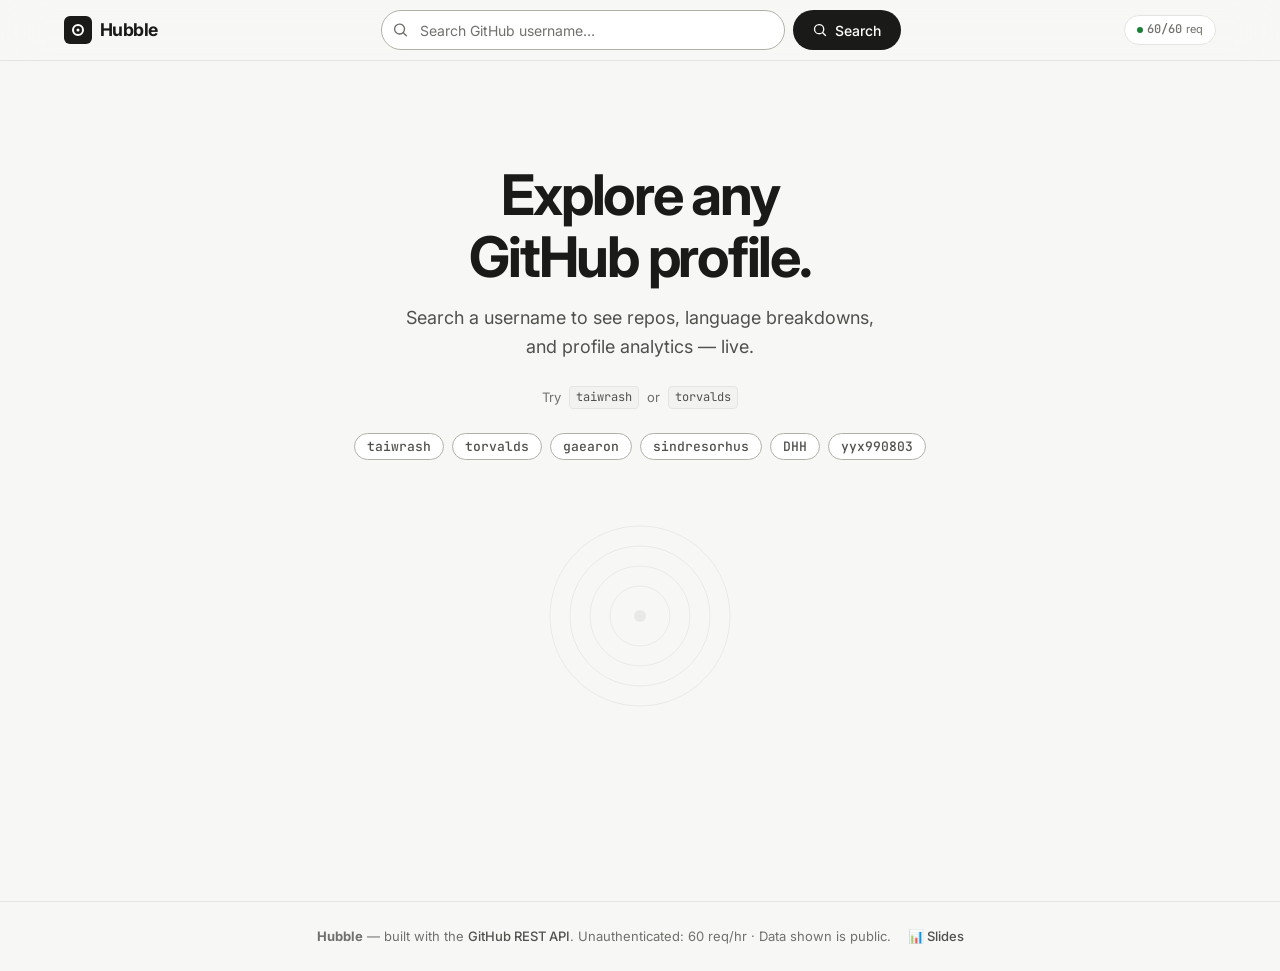
<file: index.html>
<!DOCTYPE html>
<html lang="en">
<head>
  <meta charset="UTF-8">
  <meta name="viewport" content="width=device-width, initial-scale=1.0">

  <!-- SEO -->
  <title>Hubble — GitHub Profile Analytics</title>
  <meta name="description" content="Explore any GitHub profile's repositories, followers, and programming language breakdown with beautiful live-updating charts.">
  <meta name="keywords" content="GitHub analytics, GitHub profile, repository explorer, language chart, developer tools">
  <meta name="author" content="Hubble">
  <meta property="og:title" content="Hubble — GitHub Profile Analytics">
  <meta property="og:description" content="Search any GitHub username and instantly see their repos, stats, and language breakdown.">
  <meta property="og:type" content="website">
  <link rel="canonical" href="">

  <!-- Fonts -->
  <link rel="preconnect" href="https://fonts.googleapis.com">
  <link rel="preconnect" href="https://fonts.gstatic.com" crossorigin>
  <link href="https://fonts.googleapis.com/css2?family=Inter:wght@300;400;500;600;700&family=JetBrains+Mono:wght@400;500&display=swap" rel="stylesheet">

  <!-- Styles -->
  <link rel="stylesheet" href="css/style.css">
  <link rel="stylesheet" href="css/animations.css">

  <!-- Favicon (inline SVG as data URI) -->
  <link rel="icon" type="image/svg+xml" href="data:image/svg+xml,<svg xmlns='http://www.w3.org/2000/svg' viewBox='0 0 32 32'><rect width='32' height='32' rx='8' fill='%231A1A18'/><circle cx='16' cy='16' r='7' fill='none' stroke='white' stroke-width='2.5'/><circle cx='16' cy='16' r='2.5' fill='white'/></svg>">
</head>
<body>

  <!-- Screen reader announcer for live updates -->
  <div id="sr-announcer" class="sr-only" aria-live="polite"></div>

  <!-- ─── Header ─────────────────────────────────── -->
  <header class="site-header" role="banner">
    <div class="container header-inner">

      <!-- Logo -->
      <a href="/" class="logo" aria-label="Hubble home">
        <span class="logo-icon" aria-hidden="true">
          <svg viewBox="0 0 16 16" xmlns="http://www.w3.org/2000/svg">
            <circle cx="8" cy="8" r="5" fill="none" stroke="white" stroke-width="2"/>
            <circle cx="8" cy="8" r="1.5" fill="white"/>
          </svg>
        </span>
        Hubble
      </a>

      <!-- Search -->
      <form class="search-form" id="search-form" role="search" aria-label="Search GitHub users">
        <div class="search-input-wrapper">
          <span class="search-icon" aria-hidden="true">
            <svg xmlns="http://www.w3.org/2000/svg" width="15" height="15" viewBox="0 0 16 16" fill="currentColor">
              <path d="M10.68 11.74a6 6 0 0 1-7.922-8.982 6 6 0 0 1 8.982 7.922l3.04 3.04a.749.749 0 0 1-.326 1.275.749.749 0 0 1-.734-.215ZM11.5 7a4.499 4.499 0 1 0-8.997 0A4.499 4.499 0 0 0 11.5 7Z"/>
            </svg>
          </span>
          <input
            type="text"
            id="search-input"
            class="search-input"
            placeholder="Search GitHub username…"
            autocomplete="off"
            autocorrect="off"
            autocapitalize="off"
            spellcheck="false"
            aria-label="GitHub username"
            maxlength="39"
          >
        </div>
        <button type="submit" id="search-btn" class="search-btn" aria-label="Search">
          <svg xmlns="http://www.w3.org/2000/svg" width="14" height="14" viewBox="0 0 16 16" fill="currentColor" aria-hidden="true">
            <path d="M10.68 11.74a6 6 0 0 1-7.922-8.982 6 6 0 0 1 8.982 7.922l3.04 3.04a.749.749 0 0 1-.326 1.275.749.749 0 0 1-.734-.215ZM11.5 7a4.499 4.499 0 1 0-8.997 0A4.499 4.499 0 0 0 11.5 7Z"/>
          </svg>
          Search
        </button>
      </form>

      <!-- Rate Limit -->
      <div id="rate-limit" class="rate-limit-badge" aria-label="GitHub API rate limit remaining" title="GitHub API requests remaining this hour">
        <span id="rate-dot" class="rate-dot"></span>
        <span id="rate-count">60/60</span>
        <span style="color:var(--text-3);font-family:var(--font-sans);font-size:0.6875rem;font-weight:400">req</span>
      </div>

    </div>
  </header>

  <!-- ─── Main ───────────────────────────────────── -->
  <main class="main" id="main" role="main">
    <div class="container">

      <!-- Dynamic content injected here -->
      <div id="main-content">

        <!-- Hero (shown before first search) -->
        <div class="hero" id="hero-section">
          <div class="animate-fade-up">
            <h1 class="hero-title">Explore any<br>GitHub profile.</h1>
          </div>
          <p class="hero-subtitle animate-fade-up" style="animation-delay:80ms">
            Search a username to see repos, language breakdowns,
            and profile analytics — live.
          </p>
          <div class="hero-hint animate-fade-up" style="animation-delay:160ms">
            <span>Try</span>
            <code>taiwrash</code>
            <span>or</span>
            <code>torvalds</code>
          </div>
          <div class="example-tags animate-fade-up" style="animation-delay:220ms" aria-label="Example GitHub usernames">
            <button class="example-tag" data-user="taiwrash" aria-label="Search taiwrash">taiwrash</button>
            <button class="example-tag" data-user="torvalds" aria-label="Search torvalds">torvalds</button>
            <button class="example-tag" data-user="gaearon"  aria-label="Search gaearon">gaearon</button>
            <button class="example-tag" data-user="sindresorhus" aria-label="Search sindresorhus">sindresorhus</button>
            <button class="example-tag" data-user="DHH"      aria-label="Search DHH">DHH</button>
            <button class="example-tag" data-user="yyx990803" aria-label="Search yyx990803">yyx990803</button>
          </div>

          <!-- Hero illustration: mini rings -->
          <div style="margin-top:var(--s-10);opacity:0.06" aria-hidden="true">
            <svg width="200" height="200" viewBox="0 0 200 200" xmlns="http://www.w3.org/2000/svg">
              <circle cx="100" cy="100" r="90" fill="none" stroke="#1A1A18" stroke-width="1"/>
              <circle cx="100" cy="100" r="70" fill="none" stroke="#1A1A18" stroke-width="1"/>
              <circle cx="100" cy="100" r="50" fill="none" stroke="#1A1A18" stroke-width="1"/>
              <circle cx="100" cy="100" r="30" fill="none" stroke="#1A1A18" stroke-width="1"/>
              <circle cx="100" cy="100" r="6" fill="#1A1A18"/>
            </svg>
          </div>
        </div>

      </div><!-- /main-content -->
    </div>
  </main>

  <!-- ─── Footer ─────────────────────────────────── -->
  <footer class="site-footer" role="contentinfo">
    <div class="container">
      <p>
        <strong>Hubble</strong> — built with the
        <a href="https://docs.github.com/en/rest" target="_blank" rel="noopener noreferrer">GitHub REST API</a>.
        Unauthenticated: 60 req/hr · Data shown is public.
        <a href="slides.html" style="margin-left:1em">📊 Slides</a>
      </p>
    </div>
  </footer>

  <!-- ─── Scripts ────────────────────────────────── -->
  <!-- ES modules preserve scope and enable import/export -->
  <script type="module" src="js/app.js?v=1.0.1"></script>

</body>
</html>
</file>
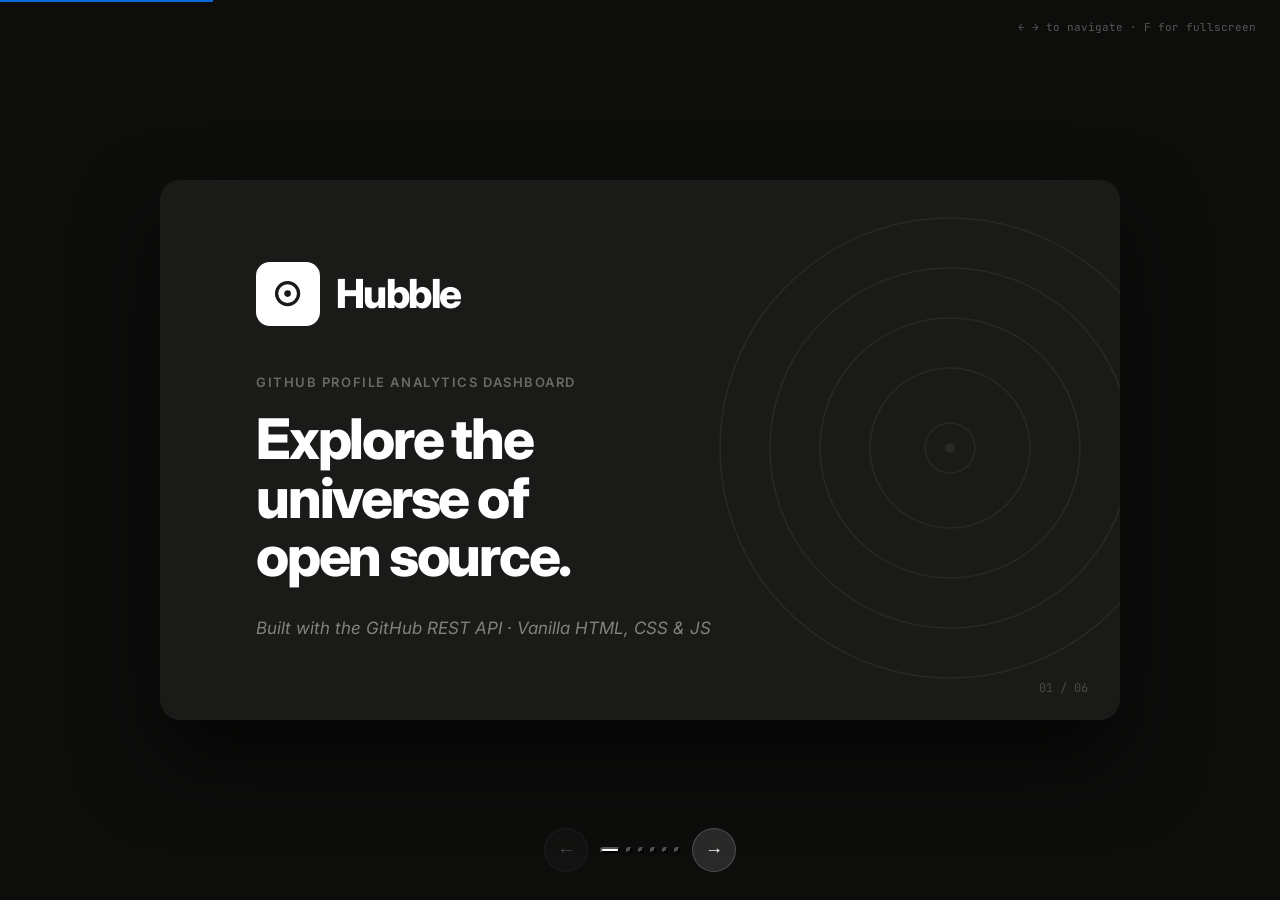
<file: slides.html>
<!DOCTYPE html>
<html lang="en">
<head>
  <meta charset="UTF-8">
  <meta name="viewport" content="width=device-width, initial-scale=1.0">
  <title>Hubble — Presentation Slides</title>
  <meta name="description" content="Hubble project presentation — GitHub Profile Analytics Dashboard">
  <link rel="preconnect" href="https://fonts.googleapis.com">
  <link rel="preconnect" href="https://fonts.gstatic.com" crossorigin>
  <link href="https://fonts.googleapis.com/css2?family=Inter:wght@300;400;500;600;700;800&family=JetBrains+Mono:wght@400;500&display=swap" rel="stylesheet">

  <style>
    /* ─── Slide Design System ──────────────────── */
    :root {
      --bg:        #F7F7F5;
      --surface:   #FFFFFF;
      --border:    #E4E4E0;
      --text-1:    #1A1A18;
      --text-2:    #6B6B66;
      --text-3:    #A8A8A2;
      --accent:    #0969DA;
      --mono:      'JetBrains Mono', monospace;
      --sans:      'Inter', sans-serif;
    }

    *, *::before, *::after { box-sizing: border-box; margin: 0; padding: 0; }

    html, body {
      width: 100%; height: 100%;
      font-family: var(--sans);
      background: #0D0D0C;
      overflow: hidden;
      -webkit-font-smoothing: antialiased;
    }

    /* ─── Slide Container ──────────────────────── */
    .deck {
      width: 100vw; height: 100vh;
      display: flex;
      align-items: center;
      justify-content: center;
    }

    .slide {
      display: none;
      width: min(960px, 94vw);
      aspect-ratio: 16 / 9;
      position: relative;
      overflow: hidden;
      border-radius: 20px;
      box-shadow: 0 40px 80px rgba(0,0,0,0.6);
    }
    .slide.active { display: flex; }

    /* ─── Slide Variants ───────────────────────── */
    .slide-light {
      background: var(--bg);
      color: var(--text-1);
      flex-direction: column;
      align-items: flex-start;
      justify-content: center;
      padding: clamp(40px, 6%, 80px) clamp(48px, 8%, 96px);
    }

    .slide-dark {
      background: var(--text-1);
      color: white;
      flex-direction: column;
      align-items: flex-start;
      justify-content: center;
      padding: clamp(40px, 6%, 80px) clamp(48px, 8%, 96px);
    }

    .slide-split {
      background: var(--bg);
      color: var(--text-1);
      flex-direction: row;
      align-items: stretch;
    }

    /* ─── Typography ───────────────────────────── */
    .eyebrow {
      font-size: clamp(0.625rem, 1.2vw, 0.8125rem);
      font-weight: 600;
      letter-spacing: 0.12em;
      text-transform: uppercase;
      color: var(--text-3);
      margin-bottom: clamp(12px, 2vw, 20px);
    }

    .slide-dark .eyebrow { color: rgba(255,255,255,0.35); }

    .slide-title {
      font-size: clamp(1.75rem, 4.5vw, 3.5rem);
      font-weight: 800;
      letter-spacing: -0.04em;
      line-height: 1.05;
      margin-bottom: clamp(12px, 2vw, 24px);
    }

    .slide-subtitle {
      font-size: clamp(0.875rem, 1.8vw, 1.125rem);
      font-weight: 400;
      line-height: 1.6;
      color: var(--text-2);
      max-width: 60ch;
    }

    .slide-dark .slide-subtitle { color: rgba(255,255,255,0.55); }

    .mono-tag {
      font-family: var(--mono);
      font-size: clamp(0.75rem, 1.4vw, 1rem);
      background: rgba(9,105,218,0.12);
      color: var(--accent);
      border: 1px solid rgba(9,105,218,0.25);
      border-radius: 6px;
      padding: 2px 10px;
      display: inline-block;
      margin-bottom: 16px;
    }

    .slide-dark .mono-tag {
      background: rgba(255,255,255,0.08);
      color: rgba(255,255,255,0.8);
      border-color: rgba(255,255,255,0.15);
    }

    /* ─── Slide 1 — Cover ──────────────────────── */
    .cover-logo {
      display: flex;
      align-items: center;
      gap: 16px;
      margin-bottom: clamp(24px, 4vw, 48px);
    }
    .cover-logo-icon {
      width: clamp(40px, 5vw, 64px);
      height: clamp(40px, 5vw, 64px);
      background: white;
      border-radius: 14px;
      display: flex; align-items: center; justify-content: center;
    }
    .cover-logo-icon svg { width: 55%; height: 55%; }
    .cover-logo-name {
      font-size: clamp(1.5rem, 3.5vw, 2.5rem);
      font-weight: 800;
      color: white;
      letter-spacing: -0.04em;
    }

    .cover-tagline {
      font-size: clamp(0.8125rem, 1.6vw, 1.0625rem);
      color: rgba(255,255,255,0.45);
      font-style: italic;
      margin-top: 8px;
    }

    /* Decorative rings */
    .cover-rings {
      position: absolute;
      right: -80px; top: 50%;
      transform: translateY(-50%);
      opacity: 0.06;
    }

    /* ─── Slide 2 — Problem ────────────────────── */
    .problem-grid {
      display: grid;
      grid-template-columns: 1fr 1fr;
      gap: clamp(12px, 2vw, 24px);
      margin-top: clamp(20px, 3vw, 32px);
      width: 100%;
    }
    .problem-item {
      background: white;
      border: 1px solid var(--border);
      border-radius: 12px;
      padding: clamp(16px, 2.5vw, 24px);
    }
    .problem-number {
      font-family: var(--mono);
      font-size: clamp(1.25rem, 2.5vw, 2rem);
      font-weight: 700;
      color: var(--text-3);
      margin-bottom: 8px;
    }
    .problem-text {
      font-size: clamp(0.75rem, 1.3vw, 0.875rem);
      color: var(--text-2);
      line-height: 1.55;
    }

    /* ─── Slide 3 — Solution ───────────────────── */
    .feature-list {
      display: flex;
      flex-direction: column;
      gap: clamp(10px, 1.8vw, 18px);
      margin-top: clamp(20px, 3vw, 32px);
      width: 100%;
    }
    .feature-row {
      display: flex;
      align-items: center;
      gap: clamp(12px, 2vw, 20px);
      background: rgba(255,255,255,0.06);
      border: 1px solid rgba(255,255,255,0.1);
      border-radius: 10px;
      padding: clamp(12px, 2vw, 18px) clamp(16px, 2.5vw, 24px);
    }
    .feature-num {
      font-family: var(--mono);
      font-size: clamp(0.6875rem, 1.2vw, 0.875rem);
      color: rgba(255,255,255,0.3);
      font-weight: 500;
      width: 24px;
      flex-shrink: 0;
    }
    .feature-text {
      font-size: clamp(0.8125rem, 1.4vw, 1rem);
      font-weight: 500;
      color: rgba(255,255,255,0.9);
      flex: 1;
    }
    .feature-badge {
      font-size: clamp(0.625rem, 1vw, 0.75rem);
      padding: 2px 10px;
      border-radius: 20px;
      background: rgba(9,105,218,0.3);
      color: #93c5fd;
      font-weight: 500;
      white-space: nowrap;
    }

    /* ─── Slide 4 — Design Principles ─────────── */
    .rams-grid {
      display: grid;
      grid-template-columns: 1fr 1fr 1fr;
      gap: clamp(8px, 1.5vw, 14px);
      margin-top: clamp(20px, 3vw, 32px);
      width: 100%;
    }
    .rams-item {
      background: white;
      border: 1px solid var(--border);
      border-radius: 10px;
      padding: clamp(12px, 2vw, 18px);
    }
    .rams-label {
      font-size: clamp(0.5625rem, 1vw, 0.6875rem);
      font-weight: 600;
      letter-spacing: 0.08em;
      text-transform: uppercase;
      color: var(--accent);
      margin-bottom: 4px;
    }
    .rams-desc {
      font-size: clamp(0.6875rem, 1.1vw, 0.8125rem);
      color: var(--text-2);
      line-height: 1.45;
    }

    /* ─── Slide 5 — Architecture ───────────────── */
    .arch-split-left {
      flex: 1;
      padding: clamp(40px, 6%, 80px) clamp(40px, 5%, 72px);
      display: flex;
      flex-direction: column;
      justify-content: center;
      border-right: 1px solid var(--border);
    }
    .arch-split-right {
      width: 42%;
      background: var(--text-1);
      display: flex;
      flex-direction: column;
      justify-content: center;
      padding: clamp(32px, 4%, 56px) clamp(32px, 4%, 56px);
      border-radius: 0 20px 20px 0;
    }

    .file-tree {
      display: flex;
      flex-direction: column;
      gap: 6px;
    }
    .file-row {
      display: flex;
      align-items: center;
      gap: 8px;
      font-family: var(--mono);
      font-size: clamp(0.6875rem, 1.2vw, 0.875rem);
    }
    .file-indent { width: 20px; }
    .file-icon {
      font-size: clamp(0.75rem, 1.2vw, 0.875rem);
      width: 18px;
      text-align: center;
    }
    .file-name { color: rgba(255,255,255,0.85); }
    .file-comment {
      font-size: clamp(0.5625rem, 1vw, 0.75rem);
      color: rgba(255,255,255,0.25);
      margin-left: auto;
    }
    .file-dir { color: rgba(255,255,255,0.45); }

    .tech-stack {
      display: flex;
      flex-direction: column;
      gap: clamp(8px, 1.5vw, 14px);
      margin-top: clamp(16px, 2.5vw, 24px);
    }
    .tech-item {
      display: flex;
      align-items: center;
      gap: 12px;
    }
    .tech-dot {
      width: 8px; height: 8px;
      border-radius: 2px;
      background: var(--accent);
      flex-shrink: 0;
    }
    .tech-label {
      font-size: clamp(0.75rem, 1.3vw, 0.9375rem);
      color: var(--text-2);
    }
    .tech-value {
      font-size: clamp(0.6875rem, 1.1vw, 0.8125rem);
      color: var(--text-3);
      margin-left: auto;
    }

    /* ─── Slide 6 — Thank You ──────────────────── */
    .thankyou-links {
      display: flex;
      gap: clamp(12px, 2vw, 20px);
      margin-top: clamp(24px, 4vw, 40px);
      flex-wrap: wrap;
    }
    .link-pill {
      display: flex;
      align-items: center;
      gap: 8px;
      background: rgba(255,255,255,0.08);
      border: 1px solid rgba(255,255,255,0.15);
      border-radius: 8px;
      padding: clamp(10px, 1.5vw, 14px) clamp(16px, 2.5vw, 22px);
      color: rgba(255,255,255,0.8);
      font-size: clamp(0.75rem, 1.3vw, 0.9375rem);
      font-weight: 500;
      text-decoration: none;
    }

    .big-stat {
      font-size: clamp(2rem, 5vw, 4rem);
      font-weight: 800;
      letter-spacing: -0.05em;
      color: white;
      line-height: 1;
    }
    .stats-row {
      display: flex;
      gap: clamp(24px, 5vw, 56px);
      margin-top: clamp(24px, 4vw, 40px);
    }
    .stat-block { display: flex; flex-direction: column; gap: 4px; }
    .stat-lbl {
      font-size: clamp(0.625rem, 1.1vw, 0.8125rem);
      color: rgba(255,255,255,0.35);
      font-weight: 500;
      letter-spacing: 0.06em;
      text-transform: uppercase;
    }

    /* ─── Slide Number ─────────────────────────── */
    .slide-number {
      position: absolute;
      bottom: clamp(16px, 2.5vw, 24px);
      right: clamp(20px, 3vw, 32px);
      font-size: clamp(0.6rem, 1vw, 0.75rem);
      font-family: var(--mono);
      color: rgba(255,255,255,0.2);
    }
    .slide-light .slide-number { color: var(--text-3); }

    /* ─── Navigation ───────────────────────────── */
    .nav {
      position: fixed;
      bottom: 28px;
      left: 50%;
      transform: translateX(-50%);
      display: flex;
      align-items: center;
      gap: 12px;
      z-index: 100;
    }
    .nav-btn {
      width: 44px; height: 44px;
      border-radius: 50%;
      background: rgba(255,255,255,0.12);
      border: 1px solid rgba(255,255,255,0.18);
      color: white;
      font-size: 1.125rem;
      cursor: pointer;
      display: flex; align-items: center; justify-content: center;
      transition: background 0.15s;
      backdrop-filter: blur(8px);
      -webkit-backdrop-filter: blur(8px);
    }
    .nav-btn:hover { background: rgba(255,255,255,0.22); }
    .nav-btn:disabled { opacity: 0.25; pointer-events: none; }

    .nav-dots {
      display: flex;
      gap: 6px;
      align-items: center;
    }
    .nav-dot {
      width: 6px; height: 6px;
      border-radius: 50%;
      background: rgba(255,255,255,0.25);
      cursor: pointer;
      transition: all 0.2s;
    }
    .nav-dot.active {
      background: white;
      width: 20px;
      border-radius: 3px;
    }

    /* ─── Progress bar ─────────────────────────── */
    .progress-bar {
      position: fixed;
      top: 0; left: 0;
      height: 2px;
      background: #0969DA;
      transition: width 0.3s ease;
      z-index: 200;
    }

    /* ─── Keyboard hint ────────────────────────── */
    .kb-hint {
      position: fixed;
      top: 20px; right: 24px;
      font-size: 0.6875rem;
      color: rgba(255,255,255,0.3);
      font-family: var(--mono);
    }

    /* ─── Animations ───────────────────────────── */
    @keyframes slide-in {
      from { opacity: 0; transform: translateY(20px); }
      to   { opacity: 1; transform: translateY(0); }
    }
    .slide.active .slide-title,
    .slide.active .slide-subtitle,
    .slide.active .eyebrow,
    .slide.active .feature-list,
    .slide.active .problem-grid,
    .slide.active .rams-grid,
    .slide.active .arch-split-left,
    .slide.active .arch-split-right,
    .slide.active .thankyou-links,
    .slide.active .stats-row,
    .slide.active .cover-logo {
      animation: slide-in 0.5s cubic-bezier(0.16,1,0.3,1) both;
    }
    .slide.active .slide-subtitle { animation-delay: 60ms; }
    .slide.active .feature-list   { animation-delay: 100ms; }
    .slide.active .problem-grid   { animation-delay: 100ms; }
    .slide.active .rams-grid      { animation-delay: 100ms; }
    .slide.active .arch-split-right { animation-delay: 80ms; }
    .slide.active .thankyou-links  { animation-delay: 80ms; }
    .slide.active .stats-row       { animation-delay: 80ms; }

    @media (prefers-reduced-motion: reduce) {
      *, *::before, *::after {
        animation-duration: 0.01ms !important;
        transition-duration: 0.01ms !important;
      }
    }
  </style>
</head>
<body>

  <!-- Progress -->
  <div class="progress-bar" id="progress-bar" style="width:16.66%"></div>

  <!-- Keyboard hint -->
  <div class="kb-hint" aria-hidden="true">← → to navigate · F for fullscreen</div>

  <!-- Slides -->
  <div class="deck" id="deck" role="main" aria-label="Slide deck">

    <!-- ─── Slide 1: Cover ─────────────────── -->
    <section class="slide slide-dark active" role="region" aria-label="Slide 1: Title" aria-roledescription="slide">
      <!-- Background rings decoration -->
      <div class="cover-rings" aria-hidden="true">
        <svg width="500" height="500" viewBox="0 0 500 500" xmlns="http://www.w3.org/2000/svg">
          <circle cx="250" cy="250" r="230" fill="none" stroke="white" stroke-width="1.5"/>
          <circle cx="250" cy="250" r="180" fill="none" stroke="white" stroke-width="1.5"/>
          <circle cx="250" cy="250" r="130" fill="none" stroke="white" stroke-width="1.5"/>
          <circle cx="250" cy="250" r="80"  fill="none" stroke="white" stroke-width="1.5"/>
          <circle cx="250" cy="250" r="25"  fill="none" stroke="white" stroke-width="1.5"/>
          <circle cx="250" cy="250" r="5"   fill="white"/>
        </svg>
      </div>

      <div class="cover-logo">
        <div class="cover-logo-icon">
          <svg viewBox="0 0 32 32" xmlns="http://www.w3.org/2000/svg">
            <circle cx="16" cy="16" r="10" fill="none" stroke="#1A1A18" stroke-width="3"/>
            <circle cx="16" cy="16" r="3" fill="#1A1A18"/>
          </svg>
        </div>
        <span class="cover-logo-name">Hubble</span>
      </div>

      <div class="eyebrow">GitHub Profile Analytics Dashboard</div>
      <h1 class="slide-title" style="color:white">
        Explore the<br>universe of<br>open source.
      </h1>
      <p class="cover-tagline">Built with the GitHub REST API · Vanilla HTML, CSS & JS</p>

      <span class="slide-number">01 / 06</span>
    </section>

    <!-- ─── Slide 2: Problem ───────────────── -->
    <section class="slide slide-light" role="region" aria-label="Slide 2: Problem" aria-roledescription="slide" style="display:none">
      <div class="eyebrow">The Challenge</div>
      <h2 class="slide-title">GitHub profiles<br>hide more than<br>they reveal.</h2>

      <div class="problem-grid">
        <div class="problem-item">
          <div class="problem-number">01</div>
          <div class="problem-text">Language data is buried across dozens of individual repositories — impossible to see at a glance.</div>
        </div>
        <div class="problem-item">
          <div class="problem-number">02</div>
          <div class="problem-text">Repo lists default to "recently pushed" — top projects by impact are never surfaced first.</div>
        </div>
        <div class="problem-item">
          <div class="problem-number">03</div>
          <div class="problem-text">Profile pages show raw numbers — no visual context for followers, stars, or activity trends.</div>
        </div>
        <div class="problem-item">
          <div class="problem-number">04</div>
          <div class="problem-text">No single view combines profile data, sorted repos, and language breakdown in one place.</div>
        </div>
      </div>

      <span class="slide-number">02 / 06</span>
    </section>

    <!-- ─── Slide 3: Solution ──────────────── -->
    <section class="slide slide-dark" role="region" aria-label="Slide 3: Solution" aria-roledescription="slide" style="display:none">
      <div class="eyebrow">The Solution</div>
      <h2 class="slide-title" style="color:white">Hubble surfaces<br>what matters.</h2>

      <div class="feature-list">
        <div class="feature-row">
          <span class="feature-num">01</span>
          <span class="feature-text">Profile card — avatar, bio, location, join date, live stats</span>
          <span class="feature-badge">Profile</span>
        </div>
        <div class="feature-row">
          <span class="feature-num">02</span>
          <span class="feature-text">Repositories sorted by ⭐ stars — language badges, descriptions, update time</span>
          <span class="feature-badge">Repos</span>
        </div>
        <div class="feature-row">
          <span class="feature-num">03</span>
          <span class="feature-text">Live language chart — SVG donut updates as each repo's data loads</span>
          <span class="feature-badge">Live Chart</span>
        </div>
        <div class="feature-row">
          <span class="feature-num">04</span>
          <span class="feature-text">Rate-limit monitor — visible counter, graceful degradation, reset time shown</span>
          <span class="feature-badge">API Safety</span>
        </div>
      </div>

      <span class="slide-number">03 / 06</span>
    </section>

    <!-- ─── Slide 4: Design Principles ─────── -->
    <section class="slide slide-light" role="region" aria-label="Slide 4: Design Principles" aria-roledescription="slide" style="display:none">
      <div class="eyebrow">Design Philosophy · Dieter Rams, 1980</div>
      <h2 class="slide-title">Good design is<br>as little design<br>as possible.</h2>

      <div class="rams-grid">
        <div class="rams-item">
          <div class="rams-label">Innovative</div>
          <div class="rams-desc">Live chart updating as data streams in — new pattern for analytics UIs.</div>
        </div>
        <div class="rams-item">
          <div class="rams-label">Useful</div>
          <div class="rams-desc">One search → full picture. No extra steps, no unnecessary pages.</div>
        </div>
        <div class="rams-item">
          <div class="rams-item">
          <div class="rams-label">Aesthetic</div>
          <div class="rams-desc">Single accent colour, Inter typeface, generous whitespace, 8px grid.</div>
        </div>
        </div>
        <div class="rams-item">
          <div class="rams-label">Honest</div>
          <div class="rams-desc">Rate limit visible at all times. Errors explained plainly, never hidden.</div>
        </div>
        <div class="rams-item">
          <div class="rams-label">Unobtrusive</div>
          <div class="rams-desc">No gradients, no hero images, no noise. Data is the design.</div>
        </div>
        <div class="rams-item">
          <div class="rams-label">Minimal</div>
          <div class="rams-desc">Zero JS dependencies. Every element earns its place on the page.</div>
        </div>
      </div>

      <span class="slide-number">04 / 06</span>
    </section>

    <!-- ─── Slide 5: Architecture ──────────── -->
    <section class="slide slide-split" role="region" aria-label="Slide 5: Architecture" aria-roledescription="slide" style="display:none">

      <div class="arch-split-left">
        <div class="eyebrow">Technical Architecture</div>
        <h2 class="slide-title">Zero<br>dependencies.<br>Pure web.</h2>

        <div class="tech-stack">
          <div class="tech-item">
            <span class="tech-dot"></span>
            <span class="tech-label">HTML5</span>
            <span class="tech-value">Semantic, accessible</span>
          </div>
          <div class="tech-item">
            <span class="tech-dot" style="background:#563d7c"></span>
            <span class="tech-label">Vanilla CSS</span>
            <span class="tech-value">Custom properties, grid</span>
          </div>
          <div class="tech-item">
            <span class="tech-dot" style="background:#f1e05a"></span>
            <span class="tech-label">ES Modules</span>
            <span class="tech-value">Native import/export</span>
          </div>
          <div class="tech-item">
            <span class="tech-dot" style="background:#e34c26"></span>
            <span class="tech-label">SVG Chart</span>
            <span class="tech-value">Pure SVG, animated paths</span>
          </div>
          <div class="tech-item">
            <span class="tech-dot" style="background:#0969DA"></span>
            <span class="tech-label">GitHub REST API</span>
            <span class="tech-value">api.github.com · v2022-11-28</span>
          </div>
        </div>
      </div>

      <div class="arch-split-right">
        <div style="color:rgba(255,255,255,0.3);font-family:'JetBrains Mono',monospace;font-size:clamp(0.5625rem,1vw,0.75rem);margin-bottom:20px">
          gh-analyser/
        </div>
        <div class="file-tree">
          <div class="file-row"><span class="file-icon">📄</span><span class="file-name">index.html</span><span class="file-comment">shell</span></div>
          <div class="file-row"><span class="file-icon">📊</span><span class="file-name">slides.html</span><span class="file-comment">this deck</span></div>
          <div class="file-row" style="margin-top:8px"><span class="file-dir">css/</span></div>
          <div class="file-row"><span class="file-indent"></span><span class="file-icon">🎨</span><span class="file-name">style.css</span><span class="file-comment">design system</span></div>
          <div class="file-row"><span class="file-indent"></span><span class="file-icon">✨</span><span class="file-name">animations.css</span><span class="file-comment">motion</span></div>
          <div class="file-row" style="margin-top:8px"><span class="file-dir">js/</span></div>
          <div class="file-row"><span class="file-indent"></span><span class="file-icon">🔌</span><span class="file-name">api.js</span><span class="file-comment">GitHub API</span></div>
          <div class="file-row"><span class="file-indent"></span><span class="file-icon">📈</span><span class="file-name">chart.js</span><span class="file-comment">SVG donut</span></div>
          <div class="file-row"><span class="file-indent"></span><span class="file-icon">⚙️</span><span class="file-name">app.js</span><span class="file-comment">orchestration</span></div>
        </div>
      </div>

      <span class="slide-number" style="color:rgba(0,0,0,0.2)">05 / 06</span>
    </section>

    <!-- ─── Slide 6: Thank You ─────────────── -->
    <section class="slide slide-dark" role="region" aria-label="Slide 6: Thank you" aria-roledescription="slide" style="display:none">
      <div style="position:absolute;right:-60px;bottom:-80px;opacity:0.04" aria-hidden="true">
        <svg width="480" height="480" viewBox="0 0 480 480" xmlns="http://www.w3.org/2000/svg">
          <circle cx="240" cy="240" r="220" fill="none" stroke="white" stroke-width="2"/>
          <circle cx="240" cy="240" r="170" fill="none" stroke="white" stroke-width="2"/>
          <circle cx="240" cy="240" r="120" fill="none" stroke="white" stroke-width="2"/>
          <circle cx="240" cy="240" r="70"  fill="none" stroke="white" stroke-width="2"/>
          <circle cx="240" cy="240" r="8"   fill="white"/>
        </svg>
      </div>

      <div class="eyebrow">Thank You</div>
      <h2 class="slide-title" style="color:white">
        Hubble —<br>explore the universe<br>of open source.
      </h2>

      <div class="stats-row">
        <div class="stat-block">
          <span class="big-stat">0</span>
          <span class="stat-lbl">Dependencies</span>
        </div>
        <div class="stat-block">
          <span class="big-stat">5</span>
          <span class="stat-lbl">Source files</span>
        </div>
        <div class="stat-block">
          <span class="big-stat">∞</span>
          <span class="stat-lbl">Profiles to explore</span>
        </div>
      </div>

      <div class="thankyou-links">
        <a href="index.html" class="link-pill">
          <svg xmlns="http://www.w3.org/2000/svg" width="14" height="14" viewBox="0 0 16 16" fill="currentColor"><path d="M8 0C3.58 0 0 3.58 0 8c0 3.54 2.29 6.53 5.47 7.59.4.07.55-.17.55-.38 0-.19-.01-.82-.01-1.49-2.01.37-2.53-.49-2.69-.94-.09-.23-.48-.94-.82-1.13-.28-.15-.68-.52-.01-.53.63-.01 1.08.58 1.23.82.72 1.21 1.87.87 2.33.66.07-.52.28-.87.51-1.07-1.78-.2-3.64-.89-3.64-3.95 0-.87.31-1.59.82-2.15-.08-.2-.36-1.02.08-2.12 0 0 .67-.21 2.2.82.64-.18 1.32-.27 2-.27.68 0 1.36.09 2 .27 1.53-1.04 2.2-.82 2.2-.82.44 1.1.16 1.92.08 2.12.51.56.82 1.27.82 2.15 0 3.07-1.87 3.75-3.65 3.95.29.25.54.73.54 1.48 0 1.07-.01 1.93-.01 2.2 0 .21.15.46.55.38A8.013 8.013 0 0 0 16 8c0-4.42-3.58-8-8-8Z"/></svg>
          Open Hubble
        </a>
        <a href="README.md" class="link-pill">
          📖 User Manual
        </a>
      </div>

      <span class="slide-number">06 / 06</span>
    </section>

  </div><!-- /deck -->

  <!-- Navigation -->
  <nav class="nav" role="navigation" aria-label="Slide navigation">
    <button class="nav-btn" id="prev-btn" aria-label="Previous slide" disabled>←</button>
    <div class="nav-dots" id="nav-dots" role="tablist" aria-label="Slide indicators">
      <button class="nav-dot active" role="tab" aria-selected="true" aria-label="Slide 1" data-index="0"></button>
      <button class="nav-dot" role="tab" aria-selected="false" aria-label="Slide 2" data-index="1"></button>
      <button class="nav-dot" role="tab" aria-selected="false" aria-label="Slide 3" data-index="2"></button>
      <button class="nav-dot" role="tab" aria-selected="false" aria-label="Slide 4" data-index="3"></button>
      <button class="nav-dot" role="tab" aria-selected="false" aria-label="Slide 5" data-index="4"></button>
      <button class="nav-dot" role="tab" aria-selected="false" aria-label="Slide 6" data-index="5"></button>
    </div>
    <button class="nav-btn" id="next-btn" aria-label="Next slide">→</button>
  </nav>

  <script>
    const slides   = document.querySelectorAll('.slide');
    const dots     = document.querySelectorAll('.nav-dot');
    const prevBtn  = document.getElementById('prev-btn');
    const nextBtn  = document.getElementById('next-btn');
    const progress = document.getElementById('progress-bar');
    const TOTAL    = slides.length;
    let current = 0;

    function goTo(n) {
      slides[current].classList.remove('active');
      slides[current].style.display = 'none';
      dots[current].classList.remove('active');
      dots[current].setAttribute('aria-selected', 'false');

      current = Math.max(0, Math.min(n, TOTAL - 1));

      slides[current].style.display = 'flex';
      /* Force reflow for animation restart */
      void slides[current].offsetWidth;
      slides[current].classList.add('active');
      dots[current].classList.add('active');
      dots[current].setAttribute('aria-selected', 'true');

      prevBtn.disabled = current === 0;
      nextBtn.disabled = current === TOTAL - 1;
      progress.style.width = `${((current + 1) / TOTAL) * 100}%`;
    }

    prevBtn.addEventListener('click', () => goTo(current - 1));
    nextBtn.addEventListener('click', () => goTo(current + 1));

    dots.forEach(dot => {
      dot.addEventListener('click', () => goTo(parseInt(dot.dataset.index, 10)));
    });

    document.addEventListener('keydown', e => {
      if (e.key === 'ArrowLeft'  || e.key === 'ArrowUp')   goTo(current - 1);
      if (e.key === 'ArrowRight' || e.key === 'ArrowDown')  goTo(current + 1);
      if (e.key === 'f' || e.key === 'F') document.documentElement.requestFullscreen?.();
      if (e.key === 'Escape') document.exitFullscreen?.();
    });

    /* Swipe support */
    let touchX = null;
    document.addEventListener('touchstart', e => { touchX = e.changedTouches[0].clientX; });
    document.addEventListener('touchend', e => {
      if (touchX === null) return;
      const dx = e.changedTouches[0].clientX - touchX;
      if (Math.abs(dx) > 50) goTo(current + (dx < 0 ? 1 : -1));
      touchX = null;
    });
  </script>

</body>
</html>
</file>
<file: css/style.css>
/* =====================================================
   HUBBLE — Design System
   Dieter Rams Principles: Less, but better.
   ===================================================== */

@import url('https://fonts.googleapis.com/css2?family=Inter:wght@300;400;500;600;700&family=JetBrains+Mono:wght@400;500&display=swap');

/* ─── Custom Properties ───────────────────────────── */
:root {
  /* Colour Tokens */
  --bg:         #F7F7F5;
  --surface:    #FFFFFF;
  --surface-2:  #F2F2F0;
  --border:     #E4E4E0;
  --border-2:   #B0B0A8;

  --text-1:     #1A1A18;
  --text-2:     #50504C;
  --text-3:     #70706C;

  --accent:     #0969DA;
  --accent-hover:#0550AE;
  --accent-bg:  #EEF4FF;
  --accent-soft:#DBEAFE;

  --error:      #CF222E;
  --error-bg:   #FFF1F0;
  --warning:    #9A6700;
  --warning-bg: #FFF8C5;
  --success:    #1A7F37;
  --success-bg: #DAFBE1;

  /* Space Scale (8px grid) */
  --s-1: 4px;
  --s-2: 8px;
  --s-3: 12px;
  --s-4: 16px;
  --s-5: 20px;
  --s-6: 24px;
  --s-8: 32px;
  --s-10: 40px;
  --s-12: 48px;
  --s-16: 64px;

  /* Typography */
  --font-sans: 'Inter', -apple-system, BlinkMacSystemFont, 'Segoe UI', sans-serif;
  --font-mono: 'JetBrains Mono', 'Fira Code', 'Consolas', monospace;

  /* Border Radius */
  --radius-sm: 6px;
  --radius:    10px;
  --radius-lg: 16px;
  --radius-xl: 24px;
  --radius-full: 9999px;

  /* Shadows */
  --shadow-xs: 0 1px 2px rgba(0,0,0,0.05);
  --shadow-sm: 0 1px 3px rgba(0,0,0,0.08), 0 1px 2px rgba(0,0,0,0.04);
  --shadow:    0 4px 6px -1px rgba(0,0,0,0.07), 0 2px 4px -1px rgba(0,0,0,0.04);
  --shadow-md: 0 10px 15px -3px rgba(0,0,0,0.08), 0 4px 6px -2px rgba(0,0,0,0.04);
  --shadow-lg: 0 20px 25px -5px rgba(0,0,0,0.08), 0 10px 10px -5px rgba(0,0,0,0.03);

  /* Transitions */
  --ease:      cubic-bezier(0.16, 1, 0.3, 1);
  --ease-out:  cubic-bezier(0.0, 0.0, 0.2, 1);
  --ease-in:   cubic-bezier(0.4, 0.0, 1, 1);
  --t-fast:    150ms;
  --t-base:    250ms;
  --t-slow:    400ms;
  --t-slower:  600ms;
}

/* ─── Reset ───────────────────────────────────────── */
*, *::before, *::after {
  box-sizing: border-box;
  margin: 0;
  padding: 0;
}

html {
  font-size: 16px;
  scroll-behavior: smooth;
  -webkit-font-smoothing: antialiased;
  -moz-osx-font-smoothing: grayscale;
}

body {
  font-family: var(--font-sans);
  background: var(--bg);
  color: var(--text-1);
  line-height: 1.6;
  min-height: 100vh;
}

img { display: block; max-width: 100%; }
a { color: inherit; text-decoration: none; }
button { cursor: pointer; border: none; background: none; font-family: inherit; }
ul, ol { list-style: none; }

/* Visible focus indicators for keyboard accessibility */
:focus-visible {
  outline: 2px solid var(--accent);
  outline-offset: 3px;
}

/* Prevent double focus rings on inputs */
.search-input:focus-visible {
  outline: none;
}

/* Screen reader only utility (accessible hidden text) */
.sr-only {
  position: absolute;
  width: 1px;
  height: 1px;
  padding: 0;
  margin: -1px;
  overflow: hidden;
  clip: rect(0, 0, 0, 0);
  border: 0;
}

/* ─── Typography ──────────────────────────────────── */
h1, h2, h3, h4 {
  line-height: 1.25;
  letter-spacing: -0.02em;
  color: var(--text-1);
}
h1 { font-size: 2rem;   font-weight: 700; }
h2 { font-size: 1.5rem; font-weight: 600; }
h3 { font-size: 1.125rem; font-weight: 600; }
h4 { font-size: 0.9375rem; font-weight: 600; }

p { color: var(--text-2); font-size: 0.9375rem; }

.mono { font-family: var(--font-mono); }
.caption { font-size: 0.75rem; color: var(--text-3); }

/* ─── Layout ──────────────────────────────────────── */
.container {
  width: 100%;
  max-width: 1200px;
  margin: 0 auto;
  padding: 0 var(--s-6);
}

/* ─── Header ──────────────────────────────────────── */
.site-header {
  position: sticky;
  top: 0;
  z-index: 100;
  background: rgba(247, 247, 245, 0.88);
  backdrop-filter: blur(20px);
  -webkit-backdrop-filter: blur(20px);
  border-bottom: 1px solid var(--border);
}

.header-inner {
  display: flex;
  align-items: center;
  justify-content: space-between;
  height: 60px;
  gap: var(--s-4);
}

.logo {
  display: flex;
  align-items: center;
  gap: var(--s-2);
  font-weight: 700;
  font-size: 1.1rem;
  letter-spacing: -0.03em;
  color: var(--text-1);
  white-space: nowrap;
  flex-shrink: 0;
}

.logo-icon {
  width: 28px;
  height: 28px;
  border-radius: var(--radius-sm);
  background: var(--text-1);
  display: flex;
  align-items: center;
  justify-content: center;
}

.logo-icon svg {
  width: 16px;
  height: 16px;
  fill: white;
}

/* ─── Search Bar ──────────────────────────────────── */
.search-form {
  display: flex;
  align-items: center;
  gap: var(--s-2);
  flex: 1;
  max-width: 520px;
}

.search-input-wrapper {
  position: relative;
  flex: 1;
}

.search-input-wrapper .search-icon {
  position: absolute;
  left: var(--s-3);
  top: 50%;
  transform: translateY(-50%);
  color: var(--text-3);
  pointer-events: none;
  display: flex;
  align-items: center;
}

.search-input {
  width: 100%;
  height: 40px;
  padding: 0 var(--s-4) 0 38px;
  background: var(--surface);
  border: 1.5px solid var(--border-2);
  border-radius: var(--radius-full);
  font-family: var(--font-sans);
  font-size: 0.875rem;
  color: var(--text-1);
  transition: border-color var(--t-fast), box-shadow var(--t-fast);
  outline: none;
}

.search-input::placeholder { color: var(--text-3); }

.search-input:focus {
  border-color: var(--accent);
  box-shadow: 0 0 0 3px rgba(9, 105, 218, 0.15);
}

.search-btn {
  height: 40px;
  padding: 0 var(--s-5);
  background: var(--text-1);
  color: white;
  border-radius: var(--radius-full);
  font-size: 0.875rem;
  font-weight: 500;
  font-family: var(--font-sans);
  display: flex;
  align-items: center;
  gap: var(--s-2);
  transition: background var(--t-fast), transform var(--t-fast), box-shadow var(--t-fast);
  white-space: nowrap;
  flex-shrink: 0;
}

.search-btn:hover {
  background: var(--accent);
  box-shadow: var(--shadow-sm);
  transform: translateY(-1px);
}

.search-btn:active { transform: translateY(0); }
.search-btn:disabled {
  opacity: 0.5;
  pointer-events: none;
}

/* ─── Rate Limit Badge ────────────────────────────── */
.rate-limit-badge {
  display: flex;
  align-items: center;
  gap: var(--s-1);
  font-size: 0.75rem;
  font-weight: 500;
  font-family: var(--font-mono);
  color: var(--text-3);
  white-space: nowrap;
  padding: var(--s-1) var(--s-3);
  border: 1px solid var(--border);
  border-radius: var(--radius-full);
  background: var(--surface);
}

.rate-limit-badge.warn { color: var(--warning); border-color: var(--warning-bg); background: var(--warning-bg); }
.rate-limit-badge.danger { color: var(--error); border-color: #fca5a5; background: var(--error-bg); }

.rate-dot {
  width: 6px; height: 6px;
  border-radius: 50%;
  background: var(--success);
  flex-shrink: 0;
}
.rate-dot.warn { background: var(--warning); }
.rate-dot.danger { background: var(--error); }

/* ─── Main Content ────────────────────────────────── */
.main {
  padding: var(--s-10) 0;
  min-height: calc(100vh - 60px);
}

/* ─── Hero / Empty State ──────────────────────────── */
.hero {
  text-align: center;
  padding: var(--s-16) var(--s-6);
  display: flex;
  flex-direction: column;
  align-items: center;
  gap: var(--s-4);
}

.hero-title {
  font-size: clamp(2rem, 5vw, 3.5rem);
  font-weight: 700;
  letter-spacing: -0.04em;
  color: var(--text-1);
  line-height: 1.1;
}

.hero-subtitle {
  font-size: 1.125rem;
  color: var(--text-2);
  max-width: 500px;
  font-weight: 400;
}

.hero-hint {
  display: flex;
  align-items: center;
  gap: var(--s-2);
  font-size: 0.8125rem;
  color: var(--text-3);
  margin-top: var(--s-2);
}

.hero-hint code {
  font-family: var(--font-mono);
  font-size: 0.75rem;
  background: var(--surface-2);
  border: 1px solid var(--border);
  padding: 1px 6px;
  border-radius: 4px;
  color: var(--text-2);
}

.example-tags {
  display: flex;
  gap: var(--s-2);
  flex-wrap: wrap;
  justify-content: center;
  margin-top: var(--s-2);
}

.example-tag {
  padding: var(--s-1) var(--s-3);
  background: var(--surface);
  border: 1.5px solid var(--border-2);
  border-radius: var(--radius-full);
  font-size: 0.8125rem;
  font-weight: 500;
  color: var(--text-2);
  cursor: pointer;
  transition: all var(--t-fast);
  font-family: var(--font-mono);
}
.example-tag:hover {
  border-color: var(--accent);
  color: var(--accent);
  background: var(--accent-bg);
}

/* ─── Error Card ──────────────────────────────────── */
.error-card {
  background: var(--error-bg);
  border: 1.5px solid #fca5a5;
  border-radius: var(--radius-lg);
  padding: var(--s-5) var(--s-6);
  display: flex;
  align-items: flex-start;
  gap: var(--s-4);
  max-width: 600px;
  margin: 0 auto;
}

.error-icon {
  width: 36px; height: 36px;
  background: var(--error);
  border-radius: var(--radius-sm);
  display: flex;
  align-items: center;
  justify-content: center;
  flex-shrink: 0;
}
.error-icon svg { fill: white; width: 18px; }

.error-content h3 { color: var(--error); font-size: 0.9375rem; margin-bottom: var(--s-1); }
.error-content p { font-size: 0.875rem; color: var(--text-2); }

.rate-limit-card {
  background: var(--warning-bg);
  border: 1.5px solid #f9d71c;
  border-radius: var(--radius-lg);
  padding: var(--s-5) var(--s-6);
  display: flex;
  align-items: flex-start;
  gap: var(--s-4);
  max-width: 600px;
  margin: 0 auto;
}

/* ─── Profile Card ────────────────────────────────── */
.profile-section {
  margin-bottom: var(--s-10);
}

.profile-card {
  background: var(--surface);
  border: 1px solid var(--border);
  border-radius: var(--radius-xl);
  padding: var(--s-8);
  box-shadow: var(--shadow-sm);
  display: grid;
  grid-template-columns: auto 1fr auto;
  gap: var(--s-6);
  align-items: start;
}

.avatar-wrapper {
  position: relative;
  flex-shrink: 0;
}

.avatar {
  width: 88px;
  height: 88px;
  border-radius: 50%;
  border: 3px solid var(--border);
  object-fit: cover;
  background: var(--surface-2);
}

.avatar-placeholder {
  width: 88px;
  height: 88px;
  border-radius: 50%;
  background: var(--surface-2);
  border: 3px solid var(--border);
  display: flex;
  align-items: center;
  justify-content: center;
  color: var(--text-3);
}

.user-info { min-width: 0; }

.user-name {
  font-size: 1.375rem;
  font-weight: 700;
  letter-spacing: -0.03em;
  color: var(--text-1);
  white-space: nowrap;
  overflow: hidden;
  text-overflow: ellipsis;
}

.user-login {
  font-size: 0.9375rem;
  color: var(--text-2);
  font-family: var(--font-mono);
  margin-bottom: var(--s-3);
}

.user-bio {
  font-size: 0.9rem;
  color: var(--text-2);
  line-height: 1.55;
  display: -webkit-box;
  -webkit-line-clamp: 2;
  -webkit-box-orient: vertical;
  overflow: hidden;
  margin-bottom: var(--s-4);
}

.user-meta {
  display: flex;
  flex-wrap: wrap;
  gap: var(--s-4);
}

.meta-item {
  display: flex;
  align-items: center;
  gap: var(--s-1);
  font-size: 0.8125rem;
  color: var(--text-2);
}

.meta-item svg {
  flex-shrink: 0;
  color: var(--text-3);
}

/* ─── Stats ───────────────────────────────────────── */
.stat-grid {
  display: flex;
  flex-direction: column;
  gap: var(--s-4);
  min-width: 180px;
}

.stat-item {
  text-align: right;
  padding: var(--s-3) var(--s-4);
  background: var(--surface-2);
  border-radius: var(--radius);
  border: 1px solid var(--border);
}

.stat-value {
  font-size: 1.375rem;
  font-weight: 700;
  color: var(--text-1);
  letter-spacing: -0.04em;
  font-family: var(--font-sans);
  line-height: 1.2;
}

.stat-label {
  font-size: 0.6875rem;
  color: var(--text-3);
  text-transform: uppercase;
  letter-spacing: 0.07em;
  font-weight: 500;
}

.github-link-btn {
  display: inline-flex;
  align-items: center;
  gap: var(--s-2);
  padding: var(--s-2) var(--s-4);
  background: var(--text-1);
  color: white;
  border-radius: var(--radius-full);
  font-size: 0.8125rem;
  font-weight: 500;
  transition: background var(--t-fast);
  margin-top: var(--s-4);
}
.github-link-btn:hover { background: var(--accent); }
.github-link-btn svg { width: 14px; height: 14px; fill: currentColor; }

/* ─── Content Grid ────────────────────────────────── */
.content-grid {
  display: grid;
  grid-template-columns: 1fr 360px;
  gap: var(--s-6);
  align-items: start;
}

/* ─── Section ─────────────────────────────────────── */
.section-header {
  display: flex;
  align-items: baseline;
  justify-content: space-between;
  margin-bottom: var(--s-5);
  gap: var(--s-3);
}

.section-title {
  font-size: 1rem;
  font-weight: 600;
  color: var(--text-1);
  letter-spacing: -0.02em;
}

.section-meta {
  font-size: 0.8125rem;
  color: var(--text-3);
  font-variant-numeric: tabular-nums;
}

/* ─── Repository Cards ────────────────────────────── */
.repos-list {
  display: flex;
  flex-direction: column;
  gap: var(--s-3);
}

.repo-card {
  background: var(--surface);
  border: 1px solid var(--border);
  border-radius: var(--radius-lg);
  padding: var(--s-5) var(--s-6);
  box-shadow: var(--shadow-xs);
  transition: border-color var(--t-fast), box-shadow var(--t-fast), transform var(--t-fast);
  display: flex;
  flex-direction: column;
  gap: var(--s-3);
  cursor: pointer;
}

.repo-card:hover {
  border-color: var(--accent);
  box-shadow: var(--shadow-sm);
  transform: translateY(-2px);
}

.repo-card:active { transform: translateY(0); }

.repo-top {
  display: flex;
  align-items: flex-start;
  justify-content: space-between;
  gap: var(--s-4);
}

.repo-name {
  font-size: 0.9375rem;
  font-weight: 600;
  color: var(--accent);
  font-family: var(--font-mono);
  word-break: break-word;
}
.repo-name:hover { text-decoration: underline; }

.repo-badges {
  display: flex;
  gap: var(--s-2);
  align-items: center;
  flex-shrink: 0;
}

.fork-badge {
  font-size: 0.6875rem;
  font-weight: 500;
  color: var(--text-3);
  background: var(--surface-2);
  border: 1px solid var(--border);
  border-radius: var(--radius-full);
  padding: 2px 8px;
  white-space: nowrap;
}

.repo-description {
  font-size: 0.875rem;
  color: var(--text-2);
  line-height: 1.5;
  display: -webkit-box;
  -webkit-line-clamp: 2;
  -webkit-box-orient: vertical;
  overflow: hidden;
}

.repo-footer {
  display: flex;
  align-items: center;
  gap: var(--s-5);
  flex-wrap: wrap;
}

.star-count {
  display: flex;
  align-items: center;
  gap: var(--s-1);
  font-size: 0.8125rem;
  font-weight: 500;
  color: var(--text-2);
}
.star-count svg { color: #E3B341; }

.lang-badge {
  display: flex;
  align-items: center;
  gap: var(--s-1);
  font-size: 0.8125rem;
  color: var(--text-2);
}

.lang-dot {
  width: 10px;
  height: 10px;
  border-radius: 50%;
  flex-shrink: 0;
}

.last-updated {
  font-size: 0.75rem;
  color: var(--text-3);
  margin-left: auto;
}

/* ─── Language Chart Panel ────────────────────────── */
.chart-panel {
  background: var(--surface);
  border: 1px solid var(--border);
  border-radius: var(--radius-xl);
  padding: var(--s-6);
  box-shadow: var(--shadow-xs);
  position: sticky;
  top: 76px;
}

.chart-wrapper {
  position: relative;
  width: 100%;
  aspect-ratio: 1;
  max-width: 260px;
  margin: var(--s-4) auto var(--s-5);
}

.chart-wrapper svg {
  width: 100%;
  height: 100%;
  overflow: visible;
}

.chart-center-text {
  position: absolute;
  top: 50%; left: 50%;
  transform: translate(-50%, -50%);
  text-align: center;
  pointer-events: none;
}
.chart-center-text .ct-number {
  font-size: 1.625rem;
  font-weight: 700;
  letter-spacing: -0.04em;
  color: var(--text-1);
  line-height: 1;
}
.chart-center-text .ct-label {
  font-size: 0.6875rem;
  color: var(--text-3);
  text-transform: uppercase;
  letter-spacing: 0.06em;
  margin-top: 2px;
}

/* ─── Legend ──────────────────────────────────────── */
.legend {
  display: flex;
  flex-direction: column;
  gap: var(--s-2);
}

.legend-item {
  display: flex;
  align-items: center;
  gap: var(--s-3);
  padding: var(--s-2) var(--s-3);
  border-radius: var(--radius-sm);
  transition: background var(--t-fast);
  cursor: default;
}
.legend-item:hover { background: var(--surface-2); }

.legend-dot {
  width: 10px; height: 10px;
  border-radius: 2px;
  flex-shrink: 0;
}

.legend-name {
  flex: 1;
  font-size: 0.8125rem;
  font-weight: 500;
  color: var(--text-2);
  white-space: nowrap;
  overflow: hidden;
  text-overflow: ellipsis;
}

.legend-pct {
  font-size: 0.75rem;
  color: var(--text-3);
  font-variant-numeric: tabular-nums;
  font-weight: 500;
  font-family: var(--font-mono);
}

.chart-loading-msg {
  text-align: center;
  padding: var(--s-8) var(--s-4);
  color: var(--text-3);
  font-size: 0.875rem;
}

/* ─── Live Indicator ──────────────────────────────── */
.live-indicator {
  display: flex;
  align-items: center;
  gap: var(--s-2);
  font-size: 0.75rem;
  color: var(--success);
  font-weight: 500;
}
.live-pulse {
  width: 7px; height: 7px;
  border-radius: 50%;
  background: var(--success);
  position: relative;
}
.live-pulse::after {
  content: '';
  position: absolute;
  inset: -3px;
  border-radius: 50%;
  border: 1.5px solid var(--success);
  animation: pulse-ring 1.5s ease-out infinite;
}

/* ─── Skeleton Loading ────────────────────────────── */
.skeleton {
  background: linear-gradient(
    90deg,
    var(--surface-2) 25%,
    var(--border) 50%,
    var(--surface-2) 75%
  );
  background-size: 200% 100%;
  animation: shimmer 1.8s ease-in-out infinite;
  border-radius: var(--radius-sm);
  display: block;
}

.skeleton-profile {
  background: var(--surface);
  border: 1px solid var(--border);
  border-radius: var(--radius-xl);
  padding: var(--s-8);
  display: grid;
  grid-template-columns: 88px 1fr 180px;
  gap: var(--s-6);
}
.skeleton-avatar {
  width: 88px; height: 88px;
  border-radius: 50%;
}
.skeleton-text-group { display: flex; flex-direction: column; gap: var(--s-3); }
.skeleton-h1 { height: 22px; width: 60%; }
.skeleton-h2 { height: 16px; width: 40%; }
.skeleton-p  { height: 14px; width: 90%; }
.skeleton-p2 { height: 14px; width: 75%; }
.skeleton-stat { height: 60px; border-radius: var(--radius); }

.skeleton-repo {
  background: var(--surface);
  border: 1px solid var(--border);
  border-radius: var(--radius-lg);
  padding: var(--s-5) var(--s-6);
  display: flex;
  flex-direction: column;
  gap: var(--s-3);
}

/* ─── Scroll ──────────────────────────────────────── */
.repos-scroll {
  max-height: 70vh;
  overflow-y: auto;
  display: flex;
  flex-direction: column;
  gap: var(--s-3);
  padding-right: var(--s-2);
  scrollbar-width: thin;
  scrollbar-color: var(--border-2) transparent;
}
.repos-scroll::-webkit-scrollbar { width: 6px; }
.repos-scroll::-webkit-scrollbar-track { background: transparent; }
.repos-scroll::-webkit-scrollbar-thumb { background: var(--border-2); border-radius: 3px; }

/* ─── Spinner ─────────────────────────────────────── */
.spinner {
  width: 16px; height: 16px;
  border: 2px solid rgba(255,255,255,0.3);
  border-top-color: white;
  border-radius: 50%;
  animation: spin 0.7s linear infinite;
}
.spinner-dark {
  border: 2px solid var(--border-2);
  border-top-color: var(--text-2);
}

/* ─── Footer ──────────────────────────────────────── */
.site-footer {
  border-top: 1px solid var(--border);
  padding: var(--s-6) 0;
  text-align: center;
}
.site-footer p {
  font-size: 0.8125rem;
  color: var(--text-3);
}
.site-footer a {
  color: var(--text-2);
  font-weight: 500;
}
.site-footer a:hover { color: var(--accent); }

/* ─── Responsive ──────────────────────────────────── */
@media (max-width: 1024px) {
  .content-grid {
    grid-template-columns: 1fr;
  }
  .chart-panel {
    position: static;
  }
  .chart-wrapper {
    max-width: 200px;
  }
  .chart-panel .legend {
    display: grid;
    grid-template-columns: 1fr 1fr;
  }
}

@media (max-width: 768px) {
  .header-inner {
    flex-wrap: wrap;
    height: auto;
    padding: var(--s-3) 0;
    gap: var(--s-3);
  }
  .profile-card {
    grid-template-columns: auto 1fr;
    grid-template-rows: auto auto;
  }
  .stat-grid {
    grid-column: 1 / -1;
    flex-direction: row;
    min-width: auto;
  }
  .stat-item { text-align: center; flex: 1; }
  .main { padding: var(--s-6) 0; }
}

@media (max-width: 540px) {
  .profile-card {
    grid-template-columns: 1fr;
  }
  .avatar-wrapper { margin: 0 auto; }
  .user-info { text-align: center; }
  .user-meta { justify-content: center; }
  .stat-grid { flex-direction: column; }
  .stat-item { text-align: left; }
  .rate-limit-badge { display: none; }
  .search-form { max-width: 100%; }
  .chart-panel .legend { grid-template-columns: 1fr; }
}
</file>
<file: css/animations.css>
/* =====================================================
   HUBBLE — Motion Library
   Smooth, purposeful animations
   ===================================================== */

/* ─── Keyframes ───────────────────────────────────── */

@keyframes shimmer {
  0%   { background-position: 200% 0; }
  100% { background-position: -200% 0; }
}

@keyframes spin {
  to { transform: rotate(360deg); }
}

@keyframes fade-in {
  from { opacity: 0; }
  to   { opacity: 1; }
}

@keyframes fade-up {
  from {
    opacity: 0;
    transform: translateY(16px);
  }
  to {
    opacity: 1;
    transform: translateY(0);
  }
}

@keyframes fade-down {
  from {
    opacity: 0;
    transform: translateY(-12px);
  }
  to {
    opacity: 1;
    transform: translateY(0);
  }
}

@keyframes scale-in {
  from {
    opacity: 0;
    transform: scale(0.92);
  }
  to {
    opacity: 1;
    transform: scale(1);
  }
}

@keyframes slide-in-right {
  from {
    opacity: 0;
    transform: translateX(24px);
  }
  to {
    opacity: 1;
    transform: translateX(0);
  }
}

@keyframes pulse-ring {
  0%   { transform: scale(1); opacity: 1; }
  100% { transform: scale(2.2); opacity: 0; }
}

@keyframes progress-fill {
  from { width: 0%; }
  to   { width: var(--target-width, 100%); }
}

@keyframes number-bounce {
  0%   { transform: scale(1); }
  50%  { transform: scale(1.08); }
  100% { transform: scale(1); }
}

@keyframes chart-draw {
  from {
    stroke-dashoffset: 1000;
    opacity: 0;
  }
  to {
    opacity: 1;
  }
}

@keyframes segment-appear {
  from {
    opacity: 0;
    transform: scale(0.85);
  }
  to {
    opacity: 1;
    transform: scale(1);
  }
}

@keyframes ripple {
  to {
    transform: scale(3);
    opacity: 0;
  }
}

@keyframes logo-glow {
  0%, 100% { box-shadow: 0 0 0 0 rgba(9, 105, 218, 0); }
  50%       { box-shadow: 0 0 0 6px rgba(9, 105, 218, 0.12); }
}

/* ─── Utility Animation Classes ───────────────────── */

.animate-fade-in {
  animation: fade-in var(--t-slow) var(--ease) forwards;
}

.animate-fade-up {
  animation: fade-up var(--t-slow) var(--ease) forwards;
  opacity: 0;
}

.animate-fade-down {
  animation: fade-down var(--t-base) var(--ease) forwards;
}

.animate-scale-in {
  animation: scale-in var(--t-slow) var(--ease) forwards;
  opacity: 0;
}

.animate-slide-right {
  animation: slide-in-right var(--t-slow) var(--ease) forwards;
  opacity: 0;
}

/* ─── Staggered Children ──────────────────────────── */
/* Each child gets delay based on index */
.stagger > * {
  opacity: 0;
  animation: fade-up var(--t-slow) var(--ease) forwards;
}

.stagger > *:nth-child(1)  { animation-delay: 0ms; }
.stagger > *:nth-child(2)  { animation-delay: 60ms; }
.stagger > *:nth-child(3)  { animation-delay: 120ms; }
.stagger > *:nth-child(4)  { animation-delay: 180ms; }
.stagger > *:nth-child(5)  { animation-delay: 240ms; }
.stagger > *:nth-child(6)  { animation-delay: 300ms; }
.stagger > *:nth-child(7)  { animation-delay: 360ms; }
.stagger > *:nth-child(8)  { animation-delay: 420ms; }
.stagger > *:nth-child(9)  { animation-delay: 480ms; }
.stagger > *:nth-child(10) { animation-delay: 540ms; }
.stagger > *:nth-child(n+11) { animation-delay: 540ms; }

/* ─── Repo Card Stagger ────────────────────────────── */
.repo-card {
  opacity: 0;
  animation: fade-up var(--t-slow) var(--ease) forwards;
}

/* ─── Profile Card Entry ──────────────────────────── */
.profile-card-animate {
  animation: fade-up 500ms var(--ease) forwards;
}

/* ─── Chart Segment Transition ─────────────────────── */
.chart-svg-group {
  transform-origin: center;
}

.donut-segment {
  transition: opacity 200ms ease, transform 200ms ease;
  transform-origin: 130px 130px; /* SVG center */
}

.donut-segment:hover {
  opacity: 0.85;
  transform: scale(1.03);
}

/* ─── Number Counter ──────────────────────────────── */
.stat-value.updated {
  animation: number-bounce 300ms var(--ease);
}

/* ─── Page Transition ─────────────────────────────── */
.page-enter {
  animation: fade-up 400ms var(--ease) forwards;
}

/* ─── Hover Lift ──────────────────────────────────── */
.hover-lift {
  transition: transform var(--t-fast) var(--ease), box-shadow var(--t-fast) var(--ease);
}
.hover-lift:hover {
  transform: translateY(-3px);
  box-shadow: var(--shadow-md);
}

/* ─── Chart Appear ────────────────────────────────── */
.chart-group-enter {
  animation: scale-in 500ms var(--ease) forwards;
}

/* ─── Prefers Reduced Motion ──────────────────────── */
@media (prefers-reduced-motion: reduce) {
  *, *::before, *::after {
    animation-duration: 0.01ms !important;
    animation-iteration-count: 1 !important;
    transition-duration: 0.01ms !important;
  }
}
</file>
